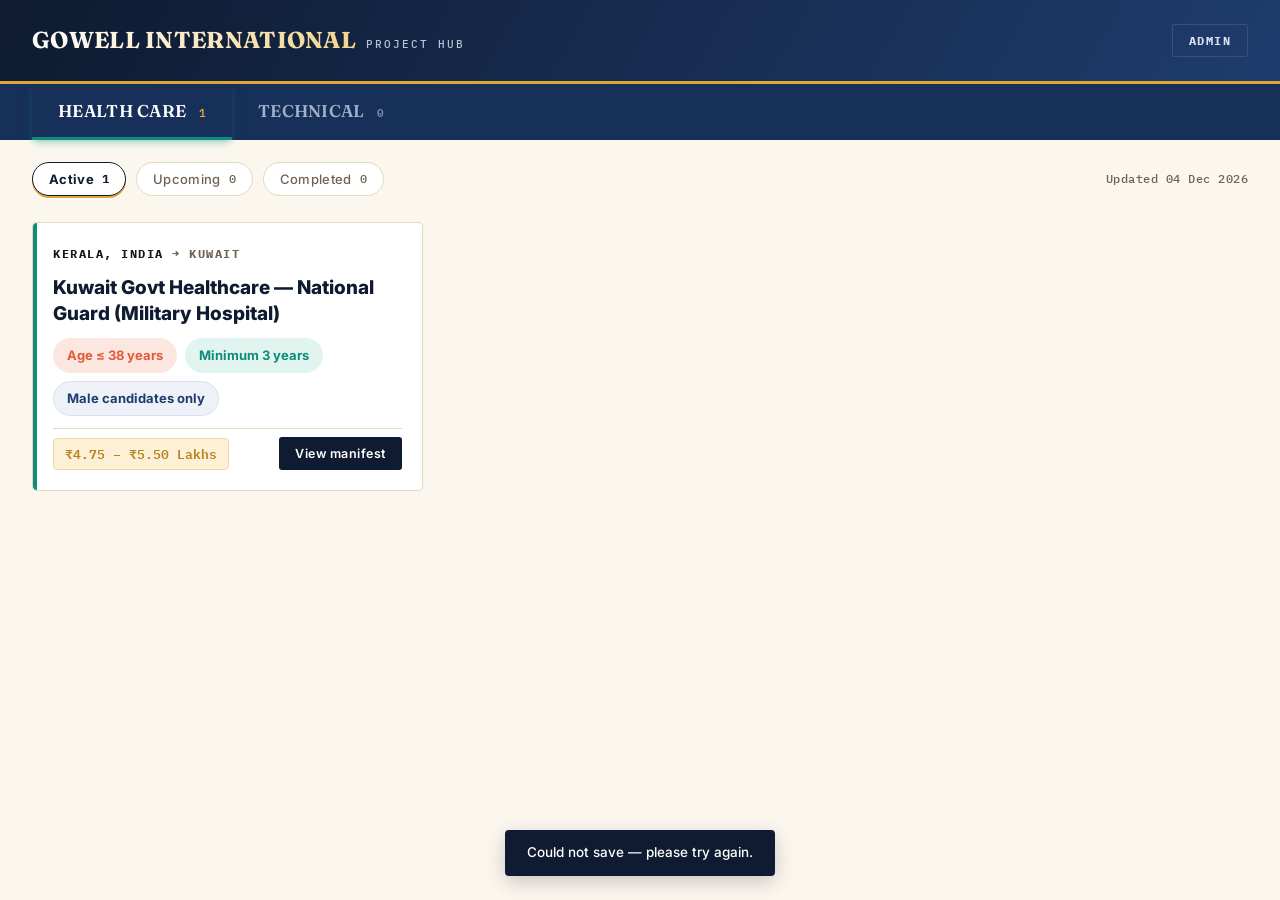
<file: Index.html>
<!DOCTYPE html>
<html lang="en">
<head>
<meta charset="UTF-8">
<meta name="viewport" content="width=device-width, initial-scale=1.0">
<title>Gowell International — Project Hub</title>
<link rel="preconnect" href="https://fonts.googleapis.com">
<link href="https://fonts.googleapis.com/css2?family=Fraunces:ital,opsz,wght@0,9..144,600;0,9..144,700;0,9..144,800;1,9..144,600&family=Inter:wght@400;500;600;700;800&family=IBM+Plex+Mono:wght@500;600;700&display=swap" rel="stylesheet">
<style>
  :root{
    --ink:#0E1B30;
    --ink-2:#173059;
    --ink-3:#1F3C6E;
    --paper:#FBF7EF;
    --card:#FFFFFF;
    --gold:#E0A737;
    --gold-deep:#B9821E;
    --gold-tint:#FCF0D6;
    --teal:#0E8C79;
    --teal-tint:#E1F4EF;
    --rust:#E15A3B;
    --rust-tint:#FCE7E0;
    --charcoal:#1A1712;
    --line:#E3D9C0;
    --muted:#6E6350;
    --row-alt:#F4EFE2;
  }
  *{box-sizing:border-box;}
  body{
    margin:0;
    background:var(--paper);
    color:var(--charcoal);
    font-family:'Inter',sans-serif;
    font-weight:500;
    font-size:16px;
    line-height:1.6;
    -webkit-font-smoothing:antialiased;
  }
  .serif{font-family:'Fraunces',serif;}
  .mono{font-family:'IBM Plex Mono',monospace;}
  a{color:inherit;}
  button{font-family:inherit;cursor:pointer;font-weight:700;}

  /* ---------- HEADER ---------- */
  .topbar{
    background:linear-gradient(120deg,var(--ink) 0%,var(--ink-3) 100%);
    color:var(--paper);
    padding:22px 32px;
    display:flex;
    align-items:center;
    justify-content:space-between;
    border-bottom:3px solid var(--gold);
  }
  .brand{
    display:flex;
    align-items:baseline;
    gap:10px;
  }
  .brand .mark{
    font-family:'Fraunces',serif;
    font-weight:700;
    font-size:23px;
    letter-spacing:0.3px;
    background:linear-gradient(100deg,#FFFFFF 0%,#F3D48A 100%);
    -webkit-background-clip:text;
    background-clip:text;
    color:transparent;
  }
  .brand .sub{
    font-family:'IBM Plex Mono',monospace;
    font-size:11px;
    letter-spacing:2px;
    color:#B7C2D6;
    text-transform:uppercase;
  }
  .admin-link{
    font-family:'IBM Plex Mono',monospace;
    font-size:12px;
    letter-spacing:1.5px;
    text-transform:uppercase;
    background:transparent;
    border:1px solid #3C5171;
    color:#DCE3EE;
    padding:8px 16px;
    border-radius:2px;
    transition:background .15s, border-color .15s;
  }
  .admin-link:hover{background:#1E3355;border-color:var(--gold);}

  /* ---------- TEAM TABS (departure-board feel) ---------- */
  .team-strip{
    background:var(--ink-2);
    display:flex;
    padding:0 32px;
  }
  .team-tab{
    background:transparent;
    border:none;
    color:#9FB0C7;
    padding:16px 26px;
    font-family:'Fraunces',serif;
    font-weight:600;
    font-size:17px;
    letter-spacing:0.3px;
    position:relative;
    border-bottom:3px solid transparent;
    transition:color .15s;
  }
  .team-tab.active{color:#fff;}
  .team-tab .count{
    font-family:'IBM Plex Mono',monospace;
    font-size:11px;
    margin-left:8px;
    color:#8194AC;
  }
  .team-tab.active .count{color:var(--gold);}
  .team-tab[data-team="healthcare"].active{border-bottom-color:var(--teal);box-shadow:0 3px 8px -2px rgba(14,140,121,0.55);}
  .team-tab[data-team="technical"].active{border-bottom-color:var(--rust);box-shadow:0 3px 8px -2px rgba(225,90,59,0.5);}

  /* ---------- STATUS PILLS ---------- */
  .status-row{
    display:flex;
    gap:10px;
    padding:22px 32px 0 32px;
    flex-wrap:wrap;
    align-items:center;
  }
  .status-pill{
    background:var(--card);
    border:1px solid var(--line);
    padding:8px 16px;
    border-radius:20px;
    font-size:13px;
    font-weight:500;
    letter-spacing:0.3px;
    display:flex;
    align-items:center;
    gap:8px;
    color:var(--muted);
    transition:all .15s;
  }
  .status-pill.active-pill{
    border-color:var(--ink);
    color:var(--ink);
    background:#fff;
    font-weight:700;
    box-shadow:0 2px 0 var(--gold);
  }
  .status-pill .n{font-family:'IBM Plex Mono',monospace;font-size:12px;}

  .board-date{
    margin-left:auto;
    font-family:'IBM Plex Mono',monospace;
    font-size:12px;
    color:var(--muted);
    letter-spacing:0.5px;
  }

  /* ---------- GRID / CARDS ---------- */
  .grid{
    padding:26px 32px 60px 32px;
    display:grid;
    grid-template-columns:repeat(auto-fill,minmax(320px,1fr));
    gap:22px;
  }
  .pcard{
    background:var(--card);
    border:1px solid var(--line);
    border-radius:4px;
    padding:22px 20px 20px 20px;
    position:relative;
    display:flex;
    flex-direction:column;
    gap:12px;
    transition:box-shadow .15s, transform .15s;
  }
  .pcard:hover{box-shadow:0 8px 22px rgba(18,33,58,0.08);transform:translateY(-2px);}
  .route{
    font-family:'IBM Plex Mono',monospace;
    font-size:11.5px;
    font-weight:700;
    letter-spacing:1.5px;
    text-transform:uppercase;
    color:var(--muted);
  }
  .route b{color:var(--charcoal);}
  .pcard h3{
    font-family:'Inter',sans-serif;
    font-size:19px;
    font-weight:800;
    margin:0;
    line-height:1.35;
    color:var(--ink);
  }
  .tagrow{display:flex;flex-wrap:wrap;gap:8px;}
  .tag{
    font-size:13px;
    background:#F1EEE5;
    color:var(--muted);
    padding:6px 13px;
    border-radius:20px;
    font-family:'Inter',sans-serif;
    font-weight:700;
    border:1px solid transparent;
  }
  .tag.tag-gender{background:var(--ink-3);color:#fff;background:#EEF2F8;color:var(--ink-3);border-color:#D9E1EE;}
  .tag.tag-age{background:var(--rust-tint);color:var(--rust);}
  .tag.tag-exp{background:var(--teal-tint);color:var(--teal);}
  .pcard .foot{
    margin-top:auto;
    display:flex;
    justify-content:space-between;
    align-items:center;
    padding-top:8px;
    border-top:1px solid var(--line);
  }
  .charge-badge{
    font-family:'IBM Plex Mono',monospace;
    font-size:12.5px;
    font-weight:600;
    color:var(--gold-deep);
    background:var(--gold-tint);
    border:1px solid #EFD9A0;
    padding:5px 11px;
    border-radius:4px;
  }
  .view-btn{
    background:var(--ink);
    color:#fff;
    border:none;
    padding:9px 16px;
    border-radius:3px;
    font-size:12.5px;
    letter-spacing:0.5px;
    font-weight:600;
    transition:background .15s;
  }
  .view-btn:hover{background:var(--ink-2);}
  .team-band{
    position:absolute;
    left:0;top:0;bottom:0;
    width:4px;
    border-radius:4px 0 0 4px;
  }
  .team-band.healthcare{background:var(--teal);}
  .team-band.technical{background:var(--rust);}

  /* ---------- EMPTY STATE ---------- */
  .empty{
    grid-column:1/-1;
    text-align:center;
    padding:70px 20px;
    color:var(--muted);
  }
  .empty .serif{font-size:22px;color:var(--charcoal);display:block;margin-bottom:8px;}

  /* ---------- MODAL ---------- */
  .overlay{
    position:fixed;inset:0;
    background:rgba(18,33,58,0.55);
    display:flex;align-items:flex-start;justify-content:center;
    padding:40px 16px;
    overflow-y:auto;
    z-index:100;
  }
  .modal{
    background:var(--paper);
    max-width:680px;
    width:100%;
    border-radius:6px;
    padding:32px 32px 28px;
    position:relative;
    border-top:5px solid var(--gold);
  }
  .modal-close{
    position:absolute;top:16px;right:16px;
    background:none;border:none;font-size:20px;color:var(--muted);
  }
  .modal h2{font-family:'Inter',sans-serif;margin:0 0 4px 0;font-size:24px;font-weight:800;color:var(--ink);}
  .modal .route{margin-bottom:18px;}
  .detail-grid{
    display:grid;grid-template-columns:1fr 1fr;gap:14px 24px;
    margin:18px 0;
    font-size:13.5px;
  }
  .detail-grid .k{color:var(--muted);font-size:11.5px;font-weight:700;text-transform:uppercase;letter-spacing:0.6px;font-family:'Inter',sans-serif;margin-bottom:2px;}
  .ledger-wrap{max-height:360px;overflow-y:auto;margin-top:14px;border:2px solid var(--ink);border-radius:4px;}
  table.ledger{
    width:100%;border-collapse:collapse;font-size:14px;
  }
  table.ledger th{
    text-align:left;font-family:'Inter',sans-serif;font-size:12px;font-weight:800;
    text-transform:uppercase;letter-spacing:0.5px;color:#fff;
    background:var(--ink);padding:11px 10px;
    position:sticky;top:0;z-index:2;
  }
  table.ledger th.num{color:var(--gold);}
  table.ledger td{padding:10px;border-bottom:1px solid var(--line);font-weight:600;}
  table.ledger tbody tr:nth-child(even){background:var(--row-alt);}
  table.ledger tbody tr:nth-child(odd){background:#FFFFFF;}
  table.ledger tbody tr:hover{background:var(--gold-tint);}
  table.ledger tbody tr:last-child td{border-bottom:none;}
  table.ledger td.num{font-family:'IBM Plex Mono',monospace;font-weight:800;color:var(--gold-deep);}
  .section-label{
    font-family:'IBM Plex Mono',monospace;font-size:11px;text-transform:uppercase;
    letter-spacing:1.2px;color:var(--gold-deep);margin:24px 0 8px 0;
    padding-bottom:5px;border-bottom:1px solid var(--line);
  }

  /* ---------- ADMIN ---------- */
  .admin-shell{max-width:900px;margin:0 auto;padding:40px 20px 80px;}
  .login-card{
    max-width:360px;margin:60px auto;background:#fff;border:1px solid var(--line);
    border-radius:6px;padding:30px;text-align:center;border-top:5px solid var(--gold);
  }
  .login-card h2{font-family:'Fraunces',serif;margin-top:0;}
  input,select,textarea{
    width:100%;padding:10px 12px;border:1px solid var(--line);border-radius:3px;
    font-family:inherit;font-size:14px;background:#fff;
  }
  textarea{resize:vertical;min-height:60px;}
  label{font-size:12px;font-weight:500;color:var(--muted);display:block;margin-bottom:5px;text-transform:uppercase;letter-spacing:0.4px;}
  .field{margin-bottom:14px;}
  .row2{display:grid;grid-template-columns:1fr 1fr;gap:14px;}
  .primary-btn{
    background:var(--ink);color:#fff;border:none;padding:11px 20px;border-radius:3px;font-weight:700;font-size:13.5px;letter-spacing:0.3px;
    box-shadow:0 2px 0 var(--gold-deep);transition:transform .1s, background .15s;
  }
  .primary-btn:hover{background:var(--ink-2);transform:translateY(-1px);}
  .ghost-btn{
    background:transparent;border:1px solid var(--line);color:var(--charcoal);padding:10px 16px;border-radius:3px;font-size:13px;
  }
  .danger-link{color:var(--rust);background:none;border:none;font-size:12.5px;text-decoration:underline;}
  .admin-header{display:flex;justify-content:space-between;align-items:center;margin-bottom:24px;flex-wrap:wrap;gap:12px;}
  .admin-header h1{font-family:'Fraunces',serif;font-size:26px;margin:0;}
  .adminlist{background:#fff;border:1px solid var(--line);border-radius:6px;overflow:hidden;margin-top:10px;}
  .adminrow{display:flex;justify-content:space-between;align-items:center;padding:14px 18px;border-bottom:1px solid var(--line);gap:12px;flex-wrap:wrap;}
  .adminrow:last-child{border-bottom:none;}
  .adminrow .meta{font-size:12.5px;color:var(--muted);font-family:'IBM Plex Mono',monospace;}
  .pos-row{display:grid;grid-template-columns:2fr 2fr 1fr 1fr 1fr auto;gap:8px;margin-bottom:8px;align-items:center;}
  .pos-row input{font-size:13px;padding:8px;}
  .remove-x{background:none;border:none;color:var(--rust);font-size:16px;}
  .form-card{background:#fff;border:1px solid var(--line);border-radius:6px;padding:24px;margin-bottom:24px;}
  .form-card h3{font-family:'Fraunces',serif;margin-top:0;}
  .toast{
    position:fixed;bottom:24px;left:50%;transform:translateX(-50%);
    background:var(--ink);color:#fff;padding:12px 22px;border-radius:4px;font-size:13.5px;
    box-shadow:0 6px 20px rgba(0,0,0,0.2);z-index:200;
  }
  .loading-note{text-align:center;padding:40px;color:var(--muted);font-family:'IBM Plex Mono',monospace;font-size:13px;}
  @media(max-width:640px){
    .detail-grid{grid-template-columns:1fr;}
    .row2{grid-template-columns:1fr;}
    .pos-row{grid-template-columns:1fr 1fr;}
  }
</style>
</head>
<body>

<div id="app"></div>

<script>
const STORAGE_KEY = 'gowell_projects_v1';
const PASS_KEY = 'gowell_admin_pass_v1';

let state = {
  view: 'staff',          // 'staff' | 'admin-login' | 'admin-setup' | 'admin'
  team: 'healthcare',      // 'healthcare' | 'technical'
  status: 'active',        // 'active' | 'upcoming' | 'completed'
  projects: [],
  loaded: false,
  modalProject: null,
  editingProject: null,    // project object being edited in admin form, or null
  showForm: false,
  toast: null,
  loginError: '',
};

function uid(){ return 'p_' + Math.random().toString(36).slice(2,10) + Date.now().toString(36); }

async function loadProjects(){
  try{
    const res = await window.storage.get(STORAGE_KEY, true);
    state.projects = res ? JSON.parse(res.value) : [];
  }catch(e){
    state.projects = [];
  }
  state.loaded = true;
  render();
}

async function saveProjects(){
  try{
    await window.storage.set(STORAGE_KEY, JSON.stringify(state.projects), true);
  }catch(e){
    showToast('Could not save — please try again.');
  }
}

function showToast(msg){
  state.toast = msg;
  render();
  setTimeout(()=>{ state.toast=null; render(); }, 2600);
}

function seedIfEmpty(){
  if(state.projects.length) return;
  state.projects.push({
    id: uid(),
    team:'healthcare',
    status:'active',
    title:'Kuwait Govt Healthcare — National Guard (Military Hospital)',
    client:'National Guard (Military Hospital), Kuwait',
    origin:'Kerala, India',
    destination:'Kuwait',
    gender:'Male candidates only',
    ageLimit:'38 years',
    experience:'Minimum 3 years',
    prometric:'Not required before interview',
    passportValidity:'Minimum 2.5 years',
    serviceCharge:'₹4.75 – ₹5.50 Lakhs',
    packageIncludes:'DD, Ticket charges, Visa stamping',
    benefits:'Food, accommodation & transportation provided',
    remarks:'',
    positions:[
      {position:'Nurse',qualification:"Bachelor's Degree in Nursing",experience:'3+ Years',kd:'420',inr:'1.29 LAC'},
      {position:'Assistant Nurse',qualification:'Diploma in Nursing',experience:'3+ Years',kd:'350',inr:'1.07 LAC'},
      {position:'Dental Nurse',qualification:'Diploma in Nursing',experience:'3+ Years',kd:'350',inr:'1.07 LAC'},
      {position:'Physiotherapist',qualification:"Bachelor's/Master's Degree in Physiotherapy",experience:'3+ Years',kd:'350',inr:'1.07 LAC'},
      {position:'Dental Laboratory Technician',qualification:'Diploma in Dental Laboratory',experience:'3+ Years',kd:'350',inr:'1.07 LAC'},
      {position:'Nutritionist',qualification:"Bachelor's Degree in Nutrition",experience:'3+ Years',kd:'400',inr:'1.22 LAC'},
      {position:'Medical Laboratory Technician',qualification:"Bachelor's Degree in Medical Laboratory Science",experience:'3+ Years',kd:'310',inr:'95 K'},
      {position:'Optometry Specialist',qualification:"Bachelor's Degree/Diploma in Optometry",experience:'3+ Years',kd:'350',inr:'1.07 LAC'},
      {position:'Audiology & Speech Specialist',qualification:"Bachelor's Degree/Diploma in Audiology",experience:'3+ Years',kd:'350',inr:'1.07 LAC'},
      {position:'Radiology Specialist',qualification:"Bachelor's Degree in Radiology",experience:'3+ Years',kd:'350',inr:'1.07 LAC'},
      {position:'Radiology Technician',qualification:'Diploma in Radiology',experience:'3+ Years',kd:'310',inr:'95 K'},
      {position:'Emergency Medical Technician (EMT)',qualification:'Diploma in Emergency Medicine',experience:'3+ Years',kd:'310',inr:'95 K'},
      {position:'Biomedical Engineer',qualification:"Bachelor's Degree in Biomedical Engineering",experience:'3+ Years',kd:'500',inr:'1.53 LAC'},
      {position:'Biomedical Technician',qualification:'Diploma in Biomedical Engineering',experience:'3+ Years',kd:'350',inr:'1.07 LAC'},
      {position:'Pharmacist',qualification:"Bachelor's Degree in Pharmacy",experience:'3+ Years',kd:'300',inr:'92 K'},
      {position:'Respiratory Therapy Technician',qualification:'Diploma in Pulmonary Functions/Respiratory Therapy',experience:'3+ Years',kd:'300',inr:'92 K'},
      {position:'Sterilization Technician',qualification:'Diploma in Sterilization',experience:'3+ Years',kd:'300',inr:'92 K'},
    ],
    createdAt: Date.now()
  });
  saveProjects();
}

function counts(team){
  const list = state.projects.filter(p=>p.team===team);
  return {
    active: list.filter(p=>p.status==='active').length,
    upcoming: list.filter(p=>p.status==='upcoming').length,
    completed: list.filter(p=>p.status==='completed').length,
    total: list.length
  };
}

function esc(s){
  if(s===undefined||s===null) return '';
  return String(s).replace(/&/g,'&amp;').replace(/</g,'&lt;').replace(/>/g,'&gt;');
}

// ---------------- RENDER: STAFF VIEW ----------------
function renderStaff(){
  const hc = counts('healthcare');
  const tc = counts('technical');
  const cur = state.team==='healthcare'? hc : tc;
  const filtered = state.projects.filter(p=>p.team===state.team && p.status===state.status);

  const dateStr = new Date().toLocaleDateString('en-GB',{day:'2-digit',month:'short',year:'numeric'});

  let cardsHtml = '';
  if(filtered.length===0){
    cardsHtml = `<div class="empty">
      <span class="serif">No ${esc(state.status)} projects here yet</span>
      When your admin adds a ${esc(state.status)} project for this team, it'll show up on this board.
    </div>`;
  } else {
    cardsHtml = filtered.map(p=>`
      <div class="pcard">
        <div class="team-band ${p.team}"></div>
        <div class="route"><b>${esc(p.origin||'India')}</b> → ${esc(p.destination||p.client||'')}</div>
        <h3>${esc(p.title)}</h3>
        <div class="tagrow">
          ${p.ageLimit?`<span class="tag tag-age">Age ≤ ${esc(p.ageLimit)}</span>`:''}
          ${p.experience?`<span class="tag tag-exp">${esc(p.experience)}</span>`:''}
          ${p.gender?`<span class="tag tag-gender">${esc(p.gender)}</span>`:''}
        </div>
        <div class="foot">
          <span class="charge-badge">${esc(p.serviceCharge||'—')}</span>
          <button class="view-btn" onclick="openModal('${p.id}')">View manifest</button>
        </div>
      </div>
    `).join('');
  }

  return `
    <div class="topbar">
      <div class="brand">
        <span class="mark">GOWELL INTERNATIONAL</span>
        <span class="sub">Project Hub</span>
      </div>
      <button class="admin-link" onclick="goAdmin()">Admin</button>
    </div>
    <div class="team-strip">
      <button class="team-tab ${state.team==='healthcare'?'active':''}" data-team="healthcare" onclick="setTeam('healthcare')">
        HEALTH CARE <span class="count">${hc.total}</span>
      </button>
      <button class="team-tab ${state.team==='technical'?'active':''}" data-team="technical" onclick="setTeam('technical')">
        TECHNICAL <span class="count">${tc.total}</span>
      </button>
    </div>
    <div class="status-row">
      <button class="status-pill ${state.status==='active'?'active-pill':''}" onclick="setStatus('active')">Active <span class="n">${cur.active}</span></button>
      <button class="status-pill ${state.status==='upcoming'?'active-pill':''}" onclick="setStatus('upcoming')">Upcoming <span class="n">${cur.upcoming}</span></button>
      <button class="status-pill ${state.status==='completed'?'active-pill':''}" onclick="setStatus('completed')">Completed <span class="n">${cur.completed}</span></button>
      <span class="board-date">Updated ${dateStr}</span>
    </div>
    <div class="grid">${cardsHtml}</div>
    ${state.modalProject ? renderModal(state.modalProject) : ''}
    ${state.toast ? `<div class="toast">${esc(state.toast)}</div>` : ''}
  `;
}

function renderModal(p){
  const posRows = (p.positions||[]).map(r=>`
    <tr>
      <td>${esc(r.position)}</td>
      <td>${esc(r.qualification)}</td>
      <td>${esc(r.experience)}</td>
      <td class="num">${esc(r.kd)}</td>
      <td class="num">${esc(r.inr)}</td>
    </tr>`).join('');

  return `
    <div class="overlay" onclick="closeModalBg(event)">
      <div class="modal">
        <button class="modal-close" onclick="closeModal()">✕</button>
        <div class="route"><b>${esc(p.origin||'India')}</b> → ${esc(p.destination||p.client||'')}</div>
        <h2>${esc(p.title)}</h2>
        <div class="detail-grid">
          <div><div class="k">Client</div>${esc(p.client)}</div>
          <div><div class="k">Status</div>${p.status.toUpperCase()}</div>
          <div><div class="k">Eligibility</div>${esc(p.gender)}${p.gender&&p.ageLimit?', ':''}${p.ageLimit?('Age ≤ '+esc(p.ageLimit)):''}</div>
          <div><div class="k">Experience</div>${esc(p.experience)}</div>
          <div><div class="k">Prometric</div>${esc(p.prometric)}</div>
          <div><div class="k">Passport validity</div>${esc(p.passportValidity)}</div>
          <div><div class="k">Service charge</div>${esc(p.serviceCharge)}</div>
          <div><div class="k">Package includes</div>${esc(p.packageIncludes)}</div>
        </div>
        ${p.benefits?`<div class="section-label">Benefits</div><div>${esc(p.benefits)}</div>`:''}
        ${(p.positions&&p.positions.length)?`
        <div class="section-label">Positions</div>
        <div class="ledger-wrap">
        <table class="ledger">
          <thead><tr><th>Position</th><th>Qualification</th><th>Experience</th><th class="num">KD</th><th class="num">INR</th></tr></thead>
          <tbody>${posRows}</tbody>
        </table>
        </div>`:''}
        ${p.remarks?`<div class="section-label">Remarks</div><div>${esc(p.remarks)}</div>`:''}
      </div>
    </div>
  `;
}

// ---------------- RENDER: ADMIN LOGIN / SETUP ----------------
async function renderAdminGate(){
  let hasPass = true;
  try{
    await window.storage.get(PASS_KEY, true);
  }catch(e){ hasPass = false; }

  if(!hasPass){
    state.view = 'admin-setup';
  }
  render();
}

function renderAdminLogin(){
  return `
    <div class="topbar">
      <div class="brand"><span class="mark">GOWELL INTERNATIONAL</span><span class="sub">Project Hub</span></div>
      <button class="admin-link" onclick="goStaff()">← Staff view</button>
    </div>
    <div class="admin-shell">
      <div class="login-card">
        <h2>Admin Login</h2>
        <div class="field" style="text-align:left">
          <label>Password</label>
          <input type="password" id="loginPass" placeholder="Enter admin password" />
        </div>
        ${state.loginError?`<div style="color:var(--rust);font-size:12.5px;margin-bottom:10px;">${esc(state.loginError)}</div>`:''}
        <button class="primary-btn" style="width:100%" onclick="tryLogin()">Log in</button>
      </div>
    </div>
  `;
}

function renderAdminSetup(){
  return `
    <div class="topbar">
      <div class="brand"><span class="mark">GOWELL INTERNATIONAL</span><span class="sub">Project Hub</span></div>
      <button class="admin-link" onclick="goStaff()">← Staff view</button>
    </div>
    <div class="admin-shell">
      <div class="login-card">
        <h2>Set up Admin Access</h2>
        <p style="font-size:13px;color:var(--muted);margin-top:-8px;">No admin password exists yet. Create one now — anyone with this password can add or edit projects.</p>
        <div class="field" style="text-align:left">
          <label>New password</label>
          <input type="password" id="setupPass" placeholder="Choose a password" />
        </div>
        <button class="primary-btn" style="width:100%" onclick="createAdminPass()">Create & log in</button>
      </div>
    </div>
  `;
}

// ---------------- RENDER: ADMIN PANEL ----------------
function blankProject(){
  return {
    id:null, team:'healthcare', status:'active', title:'', client:'',
    origin:'Kerala, India', destination:'', gender:'', ageLimit:'', experience:'',
    prometric:'', passportValidity:'', serviceCharge:'', packageIncludes:'',
    benefits:'', remarks:'', positions:[{position:'',qualification:'',experience:'',kd:'',inr:''}]
  };
}

function renderAdmin(){
  const p = state.editingProject;
  const list = state.projects.slice().sort((a,b)=>b.createdAt-a.createdAt);

  let formHtml = '';
  if(state.showForm && p){
    const posRows = p.positions.map((r,i)=>`
      <div class="pos-row">
        <input placeholder="Position" value="${esc(r.position)}" oninput="updatePos(${i},'position',this.value)"/>
        <input placeholder="Qualification" value="${esc(r.qualification)}" oninput="updatePos(${i},'qualification',this.value)"/>
        <input placeholder="Experience" value="${esc(r.experience)}" oninput="updatePos(${i},'experience',this.value)"/>
        <input placeholder="KD" value="${esc(r.kd)}" oninput="updatePos(${i},'kd',this.value)"/>
        <input placeholder="INR" value="${esc(r.inr)}" oninput="updatePos(${i},'inr',this.value)"/>
        <button class="remove-x" onclick="removePos(${i})" title="Remove row">✕</button>
      </div>
    `).join('');

    formHtml = `
      <div class="form-card">
        <h3>${p.id? 'Edit project':'New project'}</h3>
        <div class="row2">
          <div class="field"><label>Team</label>
            <select id="f_team" onchange="updateField('team',this.value)">
              <option value="healthcare" ${p.team==='healthcare'?'selected':''}>Health Care</option>
              <option value="technical" ${p.team==='technical'?'selected':''}>Technical</option>
            </select>
          </div>
          <div class="field"><label>Status</label>
            <select id="f_status" onchange="updateField('status',this.value)">
              <option value="upcoming" ${p.status==='upcoming'?'selected':''}>Upcoming</option>
              <option value="active" ${p.status==='active'?'selected':''}>Active</option>
              <option value="completed" ${p.status==='completed'?'selected':''}>Completed</option>
            </select>
          </div>
        </div>
        <div class="field"><label>Project title</label>
          <input value="${esc(p.title)}" oninput="updateField('title',this.value)" placeholder="e.g. Kuwait Govt Healthcare — National Guard"/>
        </div>
        <div class="row2">
          <div class="field"><label>Client / employer</label><input value="${esc(p.client)}" oninput="updateField('client',this.value)"/></div>
          <div class="field"><label>Destination country</label><input value="${esc(p.destination)}" oninput="updateField('destination',this.value)"/></div>
        </div>
        <div class="row2">
          <div class="field"><label>Gender requirement</label><input value="${esc(p.gender)}" oninput="updateField('gender',this.value)" placeholder="e.g. Male candidates only"/></div>
          <div class="field"><label>Maximum age</label><input value="${esc(p.ageLimit)}" oninput="updateField('ageLimit',this.value)" placeholder="e.g. 38 years"/></div>
        </div>
        <div class="row2">
          <div class="field"><label>Experience required</label><input value="${esc(p.experience)}" oninput="updateField('experience',this.value)"/></div>
          <div class="field"><label>Prometric</label><input value="${esc(p.prometric)}" oninput="updateField('prometric',this.value)" placeholder="e.g. Not required before interview"/></div>
        </div>
        <div class="row2">
          <div class="field"><label>Passport validity</label><input value="${esc(p.passportValidity)}" oninput="updateField('passportValidity',this.value)"/></div>
          <div class="field"><label>Service charge</label><input value="${esc(p.serviceCharge)}" oninput="updateField('serviceCharge',this.value)" placeholder="e.g. ₹4.75 – ₹5.50 Lakhs"/></div>
        </div>
        <div class="field"><label>Package includes</label><input value="${esc(p.packageIncludes)}" oninput="updateField('packageIncludes',this.value)" placeholder="e.g. DD, Ticket charges, Visa stamping"/></div>
        <div class="field"><label>Benefits</label><textarea oninput="updateField('benefits',this.value)">${esc(p.benefits)}</textarea></div>
        <div class="field"><label>Remarks (internal)</label><textarea oninput="updateField('remarks',this.value)">${esc(p.remarks)}</textarea></div>

        <label>Positions</label>
        ${posRows}
        <button class="ghost-btn" onclick="addPos()">+ Add position</button>

        <div style="margin-top:20px;display:flex;gap:10px;">
          <button class="primary-btn" onclick="saveProject()">Save project</button>
          <button class="ghost-btn" onclick="cancelForm()">Cancel</button>
        </div>
      </div>
    `;
  }

  const listHtml = list.length ? list.map(pr=>`
    <div class="adminrow">
      <div>
        <div style="font-weight:500">${esc(pr.title)}</div>
        <div class="meta">${pr.team.toUpperCase()} · ${pr.status.toUpperCase()} · ${esc(pr.destination||pr.client||'')}</div>
      </div>
      <div style="display:flex;gap:14px;align-items:center;">
        <button class="ghost-btn" onclick="editProject('${pr.id}')">Edit</button>
        <button class="danger-link" onclick="deleteProject('${pr.id}')">Delete</button>
      </div>
    </div>
  `).join('') : `<div class="adminrow"><span class="meta">No projects added yet.</span></div>`;

  return `
    <div class="topbar">
      <div class="brand"><span class="mark">GOWELL INTERNATIONAL</span><span class="sub">Project Hub · Admin</span></div>
      <button class="admin-link" onclick="goStaff()">← Staff view</button>
    </div>
    <div class="admin-shell">
      <div class="admin-header">
        <h1>Manage Projects</h1>
        ${!state.showForm ? `<button class="primary-btn" onclick="newProject()">+ New project</button>` : ''}
      </div>
      ${formHtml}
      <div class="adminlist">${listHtml}</div>
    </div>
    ${state.toast ? `<div class="toast">${esc(state.toast)}</div>` : ''}
  `;
}

// ---------------- ACTIONS ----------------
window.setTeam = (t)=>{ state.team=t; state.status='active'; render(); };
window.setStatus = (s)=>{ state.status=s; render(); };
window.openModal = (id)=>{ state.modalProject = state.projects.find(p=>p.id===id); render(); };
window.closeModal = ()=>{ state.modalProject=null; render(); };
window.closeModalBg = (e)=>{ if(e.target.classList.contains('overlay')) closeModal(); };
window.goStaff = ()=>{ state.view='staff'; state.showForm=false; render(); };
window.goAdmin = async ()=>{ state.view='admin-login'; state.loginError=''; render(); await renderAdminGate(); };

window.tryLogin = async ()=>{
  const val = document.getElementById('loginPass').value;
  try{
    const res = await window.storage.get(PASS_KEY, true);
    if(res && res.value === val){
      state.view='admin'; state.loginError=''; render();
    } else {
      state.loginError='Incorrect password.'; render();
    }
  }catch(e){
    state.loginError='No password set yet.'; render();
  }
};

window.createAdminPass = async ()=>{
  const val = document.getElementById('setupPass').value;
  if(!val || val.length<4){ state.loginError='Password must be at least 4 characters.'; render(); return; }
  try{
    await window.storage.set(PASS_KEY, val, true);
    state.view='admin'; render();
    showToast('Admin password created.');
  }catch(e){
    showToast('Could not save password — try again.');
  }
};

window.newProject = ()=>{ state.editingProject = blankProject(); state.showForm=true; render(); };
window.editProject = (id)=>{
  const pr = state.projects.find(p=>p.id===id);
  state.editingProject = JSON.parse(JSON.stringify(pr));
  state.showForm=true; render();
};
window.cancelForm = ()=>{ state.showForm=false; state.editingProject=null; render(); };
window.updateField = (k,v)=>{ state.editingProject[k]=v; };
window.updatePos = (i,k,v)=>{ state.editingProject.positions[i][k]=v; };
window.addPos = ()=>{ state.editingProject.positions.push({position:'',qualification:'',experience:'',kd:'',inr:''}); render(); };
window.removePos = (i)=>{ state.editingProject.positions.splice(i,1); render(); };

window.saveProject = async ()=>{
  const p = state.editingProject;
  if(!p.title.trim()){ showToast('Please add a project title.'); return; }
  if(p.id){
    const idx = state.projects.findIndex(x=>x.id===p.id);
    state.projects[idx] = p;
  } else {
    p.id = uid();
    p.createdAt = Date.now();
    state.projects.push(p);
  }
  await saveProjects();
  state.showForm=false; state.editingProject=null;
  render();
  showToast('Project saved.');
};

window.deleteProject = async (id)=>{
  if(!confirm('Delete this project? This cannot be undone.')) return;
  state.projects = state.projects.filter(p=>p.id!==id);
  await saveProjects();
  render();
  showToast('Project deleted.');
};

// ---------------- MAIN RENDER ----------------
function render(){
  const app = document.getElementById('app');
  if(!state.loaded){
    app.innerHTML = `<div class="loading-note">Loading project board…</div>`;
    return;
  }
  if(state.view==='staff') app.innerHTML = renderStaff();
  else if(state.view==='admin-login') app.innerHTML = renderAdminLogin();
  else if(state.view==='admin-setup') app.innerHTML = renderAdminSetup();
  else if(state.view==='admin') app.innerHTML = renderAdmin();
}

(async function init(){
  await loadProjects();
  seedIfEmpty();
  render();
})();
</script>
</body>
</html>
</file>
